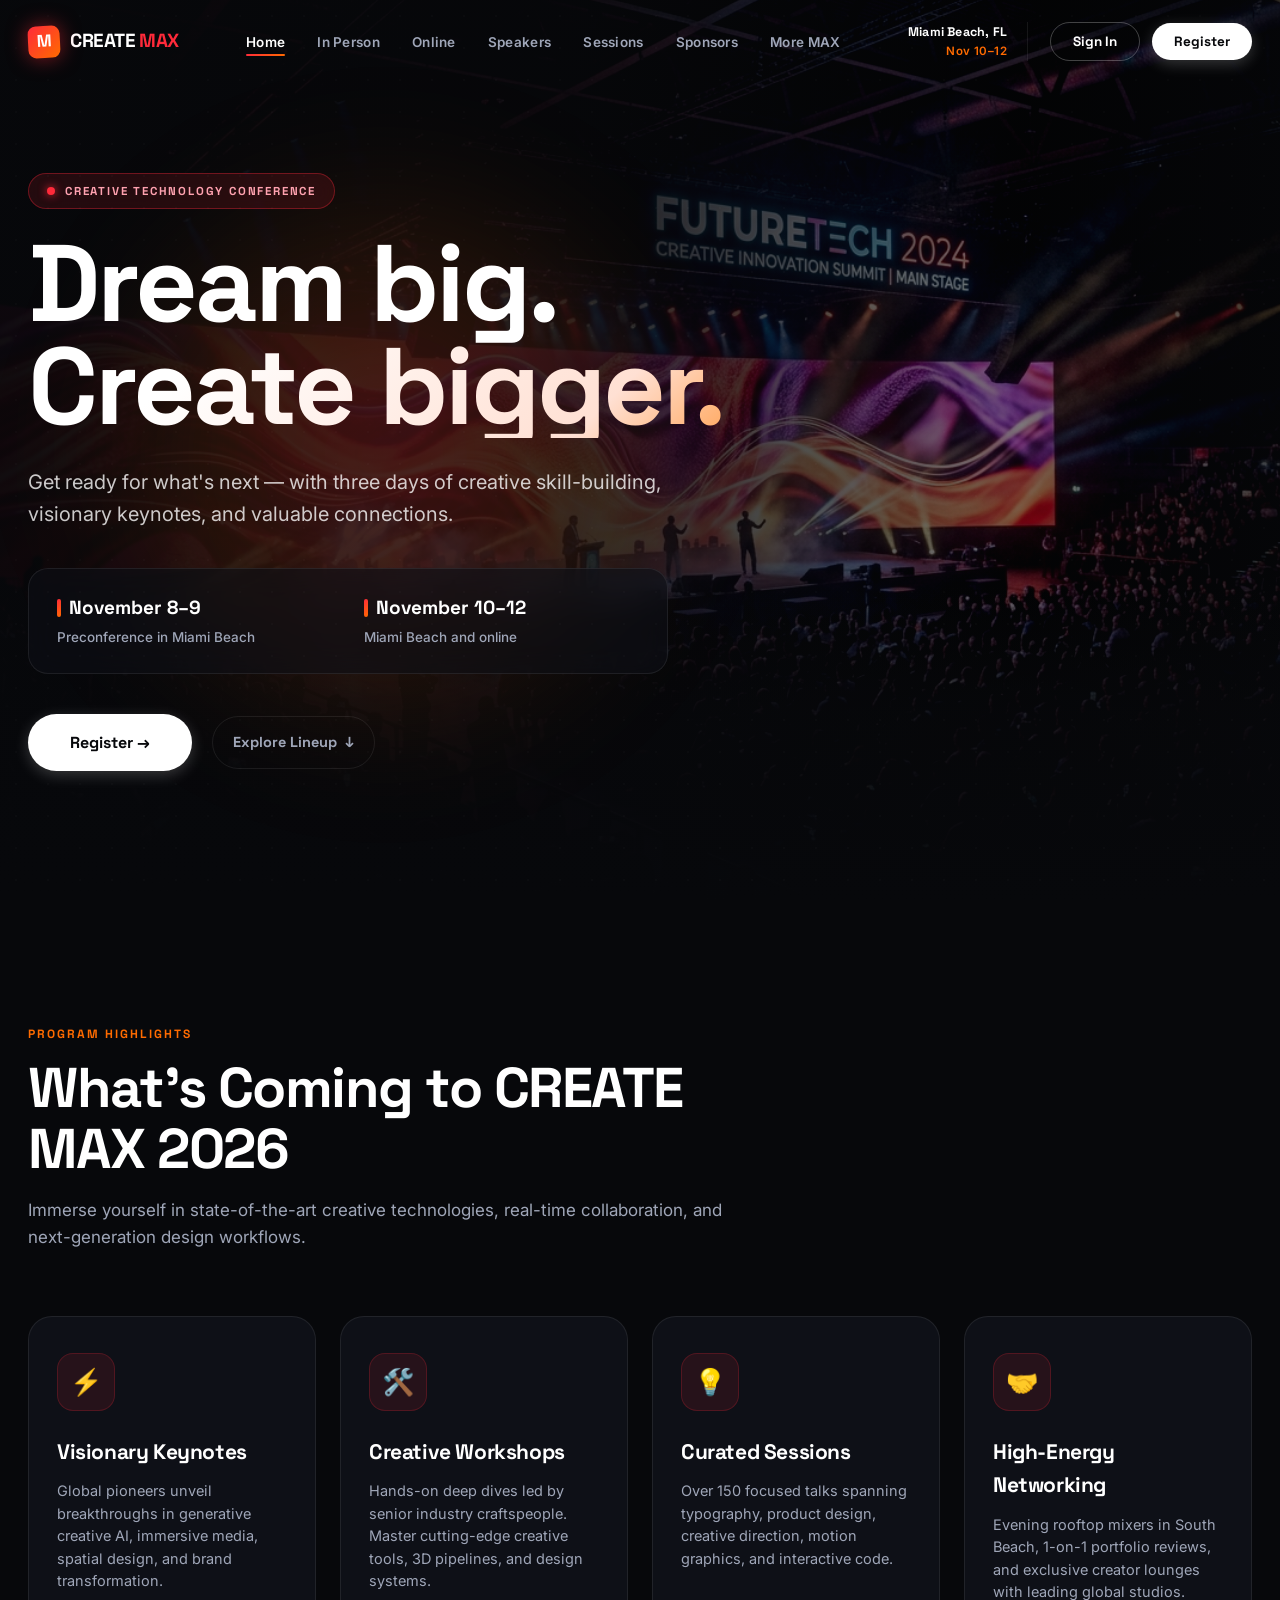
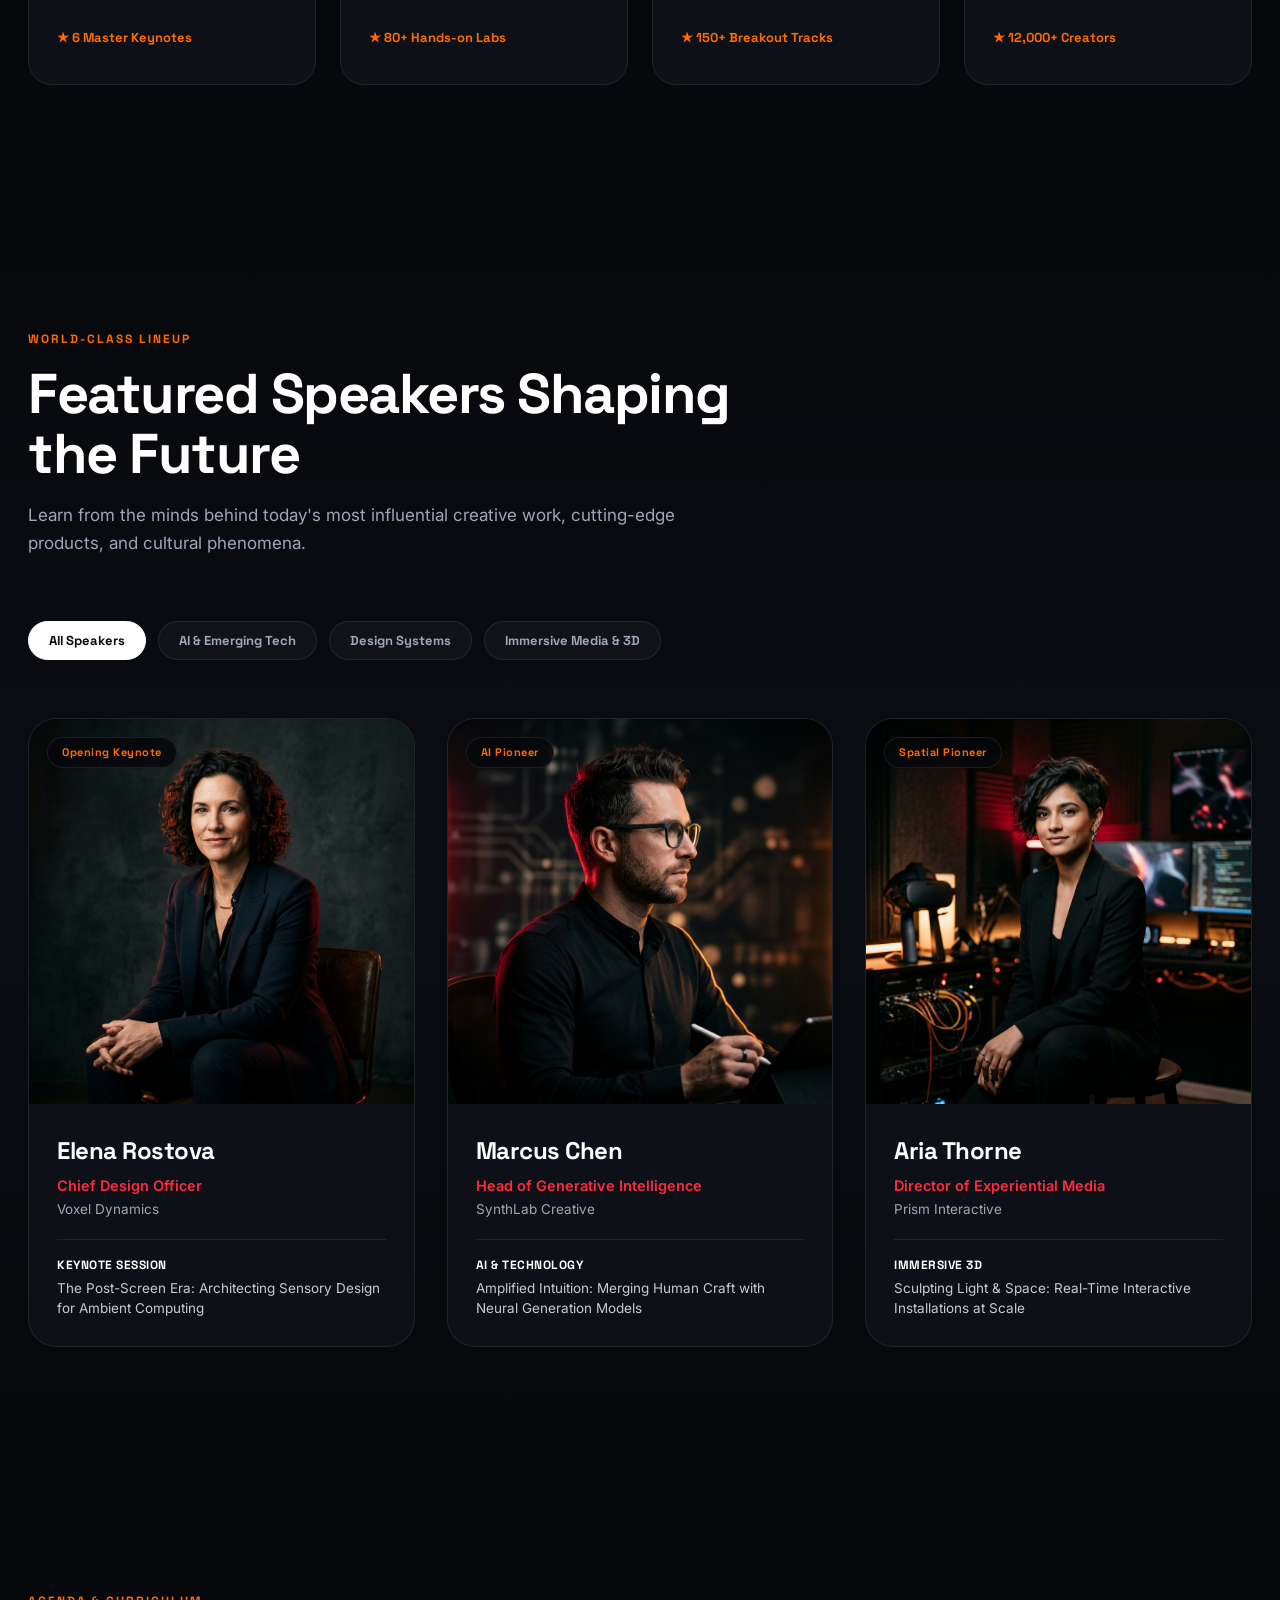
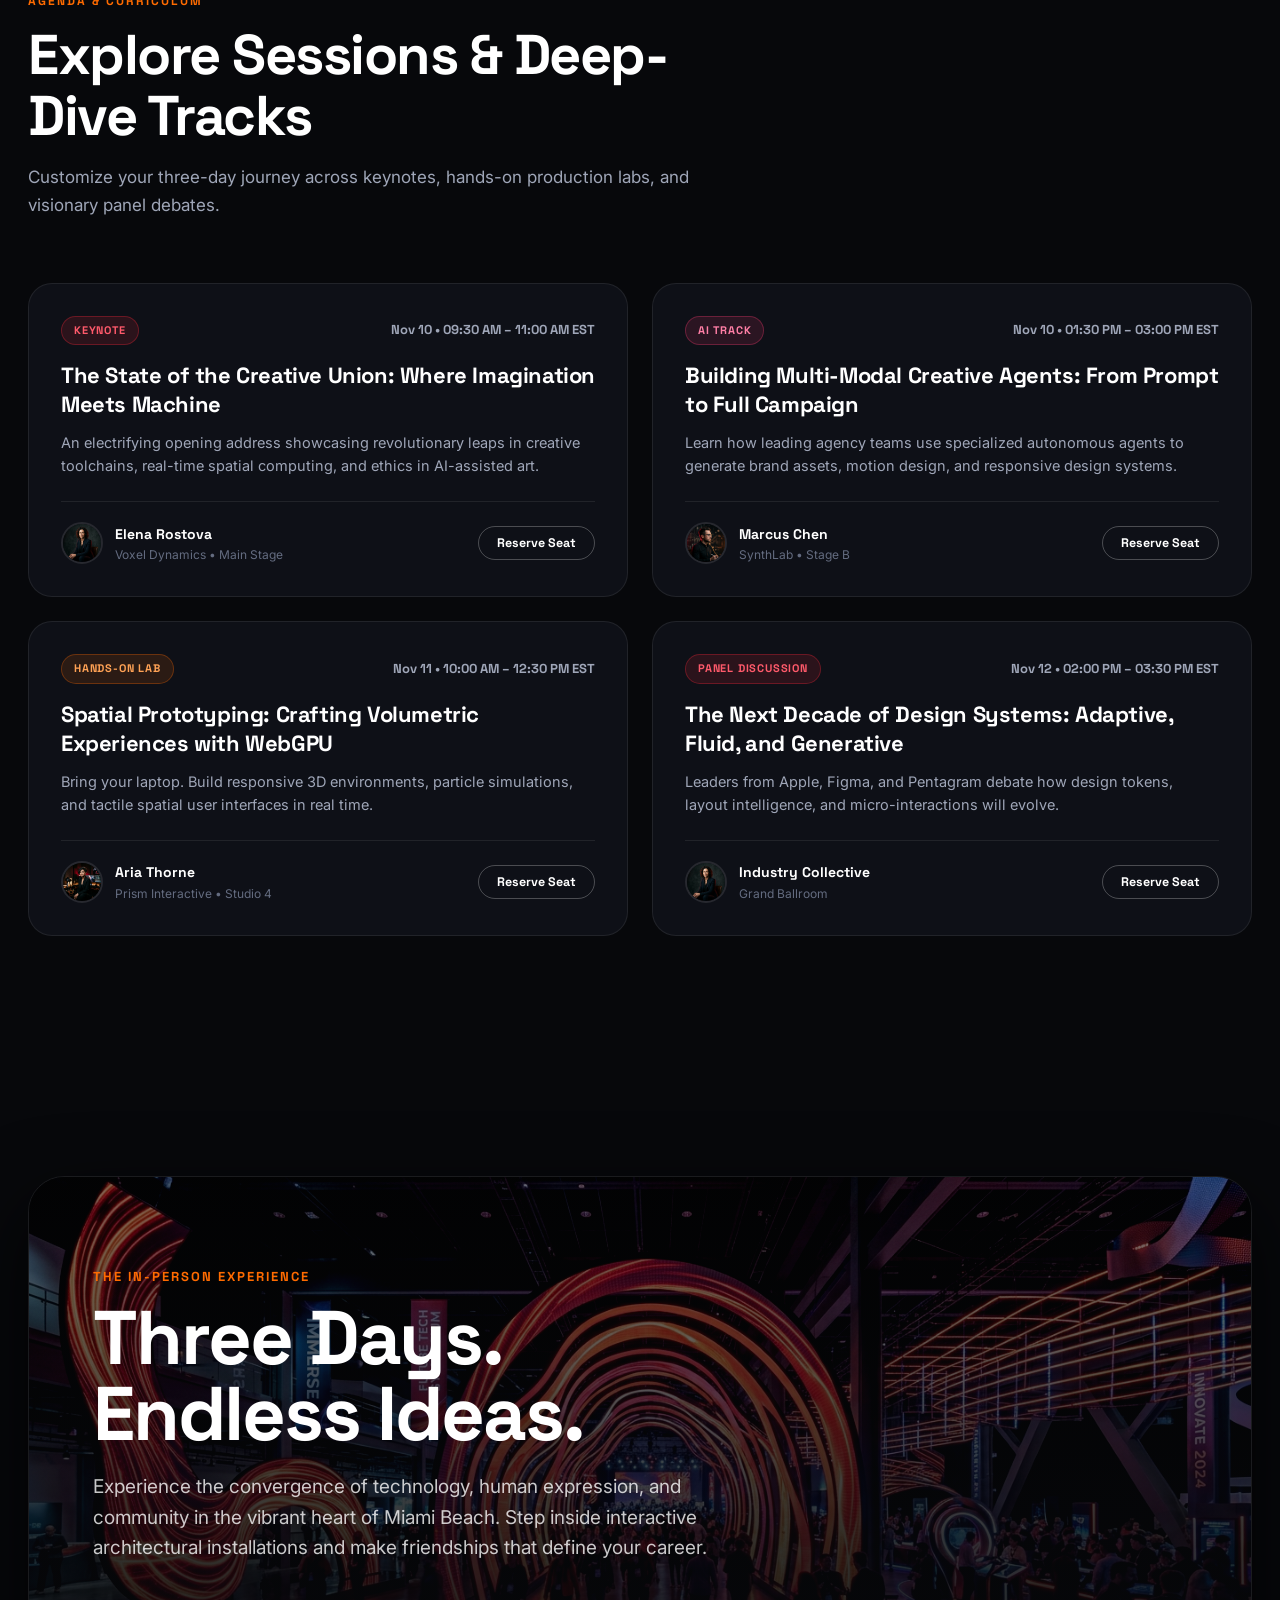
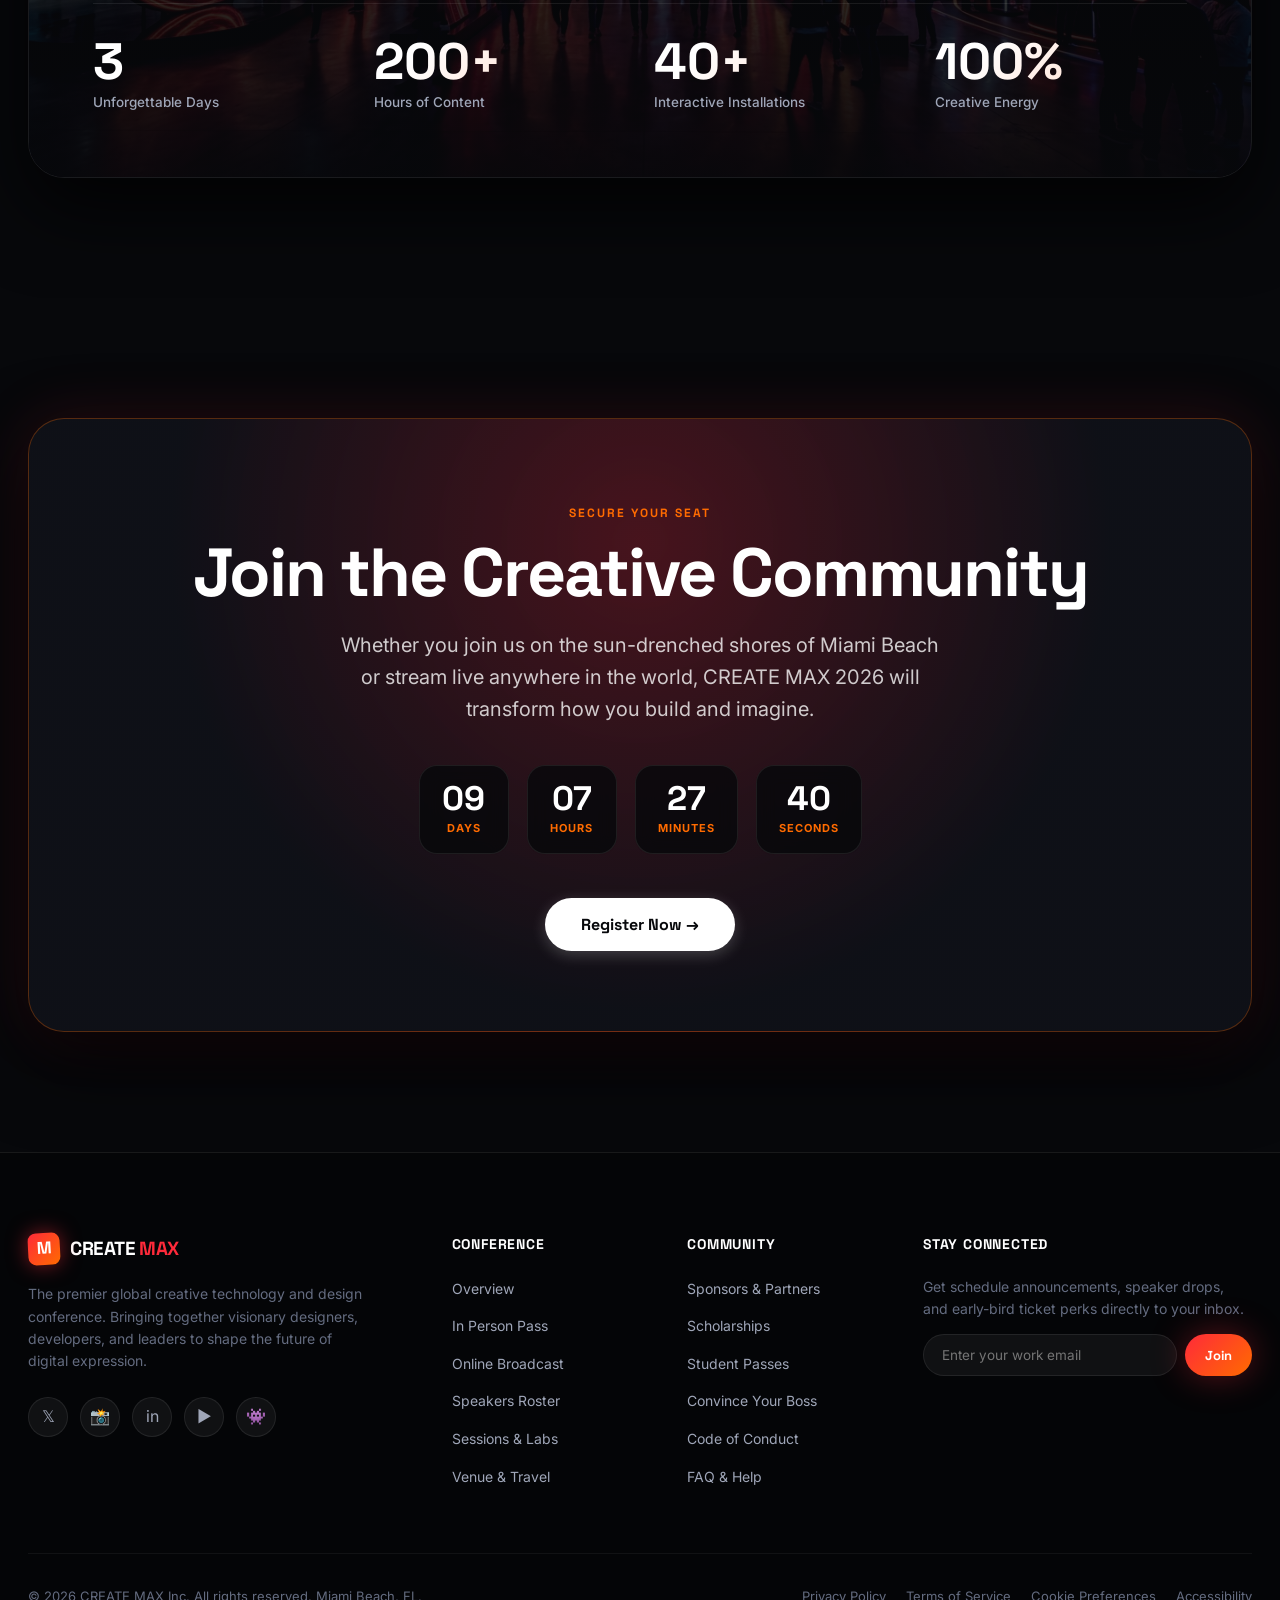
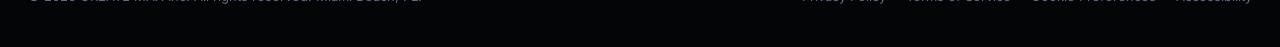
<file: create_max_conference/index.html>
<!DOCTYPE html>
<html lang="en">
<head>
  <meta charset="UTF-8">
  <meta name="viewport" content="width=device-width, initial-scale=1.0">
  <title>CREATE MAX — Creative Technology Conference | Miami Beach, FL</title>
  <meta name="description" content="Dream big. Create bigger. Join thousands of creative leaders, technologists, and designers in Miami Beach and online for three days of visionary keynotes and workshops.">
  
  <!-- Google Fonts: Space Grotesk & Inter -->
  <link rel="preconnect" href="https://fonts.googleapis.com">
  <link rel="preconnect" href="https://fonts.gstatic.com" crossorigin>
  <link href="https://fonts.googleapis.com/css2?family=Inter:wght@300;400;500;600;700&family=Space+Grotesk:wght@500;700;800;900&display=swap" rel="stylesheet">
  
  <!-- Stylesheet -->
  <link rel="stylesheet" href="styles.css">
</head>
<body>

  <!-- =========================================================================
       Header & Navigation
       ========================================================================= -->
  <header class="site-header" id="site-header">
    <div class="container nav-container">
      <!-- Left: Logo -->
      <a href="#hero" class="logo" aria-label="CREATE MAX Home">
        <div class="logo-symbol">M</div>
        <div class="logo-text">CREATE <span>MAX</span></div>
      </a>

      <!-- Center: Navigation Items -->
      <nav class="main-nav" aria-label="Primary Navigation">
        <ul class="nav-menu">
          <li><a href="#hero" class="nav-link active">Home</a></li>
          <li><a href="#whats-coming" class="nav-link">In Person</a></li>
          <li><a href="#whats-coming" class="nav-link">Online</a></li>
          <li><a href="#speakers" class="nav-link">Speakers</a></li>
          <li><a href="#sessions" class="nav-link">Sessions</a></li>
          <li><a href="#experience" class="nav-link">Sponsors</a></li>
          <li><a href="#community" class="nav-link">More MAX</a></li>
        </ul>
      </nav>

      <!-- Right: Event Meta & CTAs -->
      <div class="nav-actions">
        <div class="event-meta">
          <span class="event-location">Miami Beach, FL</span>
          <span class="event-date">Nov 10–12</span>
        </div>
        <div class="btn-group">
          <button class="btn btn-outline" id="sign-in-btn">Sign In</button>
          <button class="btn btn-primary open-reg-modal" id="header-register-btn">Register</button>
        </div>

        <!-- Mobile Menu Toggle -->
        <div class="nav-toggle" id="nav-toggle" aria-label="Toggle Navigation Menu">
          <span></span>
          <span></span>
          <span></span>
        </div>
      </div>
    </div>
  </header>

  <main>
    <!-- =========================================================================
         Hero Section
         ========================================================================= -->
    <section class="hero-section" id="hero">
      <!-- Background Image Container -->
      <div class="hero-bg-container">
        <img src="assets/images/hero-stage.jpg" alt="CREATE MAX Conference stage with massive LED screens and vibrant red lighting" class="hero-bg-img">
        <div class="hero-overlay-dark"></div>
        <div class="hero-overlay-bottom"></div>
        <div class="hero-overlay-glow"></div>
      </div>

      <div class="container">
        <div class="hero-content">
          <!-- Small Heading Badge -->
          <div class="hero-badge">
            <span class="badge-dot"></span>
            <span class="badge-text">Creative Technology Conference</span>
          </div>

          <!-- Main Headline -->
          <h1 class="hero-headline">
            Dream big.<br>
            <span class="text-gradient">Create bigger.</span>
          </h1>

          <!-- Description -->
          <p class="hero-description">
            Get ready for what's next — with three days of creative skill-building, visionary keynotes, and valuable connections.
          </p>

          <!-- Two-Column Event Information Block -->
          <div class="hero-event-grid">
            <div class="event-col">
              <span class="event-col-date">November 8–9</span>
              <span class="event-col-info">Preconference in Miami Beach</span>
            </div>
            <div class="event-col">
              <span class="event-col-date">November 10–12</span>
              <span class="event-col-info">Miami Beach and online</span>
            </div>
          </div>

          <!-- CTA Row -->
          <div class="hero-cta-row">
            <button class="btn btn-primary btn-lg hero-cta-btn open-reg-modal" id="hero-register-btn">
              Register →
            </button>
            <a href="#speakers" class="hero-secondary-link">
              Explore Lineup <span>↓</span>
            </a>
          </div>
        </div>
      </div>
    </section>

    <!-- =========================================================================
         Section 1: What's Coming
         ========================================================================= -->
    <section class="section-padding" id="whats-coming">
      <div class="container">
        <div class="section-header">
          <span class="section-tag">Program Highlights</span>
          <h2 class="section-title">What's Coming to CREATE MAX 2026</h2>
          <p class="section-desc">
            Immerse yourself in state-of-the-art creative technologies, real-time collaboration, and next-generation design workflows.
          </p>
        </div>

        <div class="whats-coming-grid">
          <!-- Card 1: Keynotes -->
          <div class="highlight-card">
            <div class="card-icon-wrap">⚡</div>
            <h3 class="card-title">Visionary Keynotes</h3>
            <p class="card-desc">
              Global pioneers unveil breakthroughs in generative creative AI, immersive media, spatial design, and brand transformation.
            </p>
            <div class="card-stat">
              <span>★ 6 Master Keynotes</span>
            </div>
          </div>

          <!-- Card 2: Creative Workshops -->
          <div class="highlight-card">
            <div class="card-icon-wrap">🛠️</div>
            <h3 class="card-title">Creative Workshops</h3>
            <p class="card-desc">
              Hands-on deep dives led by senior industry craftspeople. Master cutting-edge creative tools, 3D pipelines, and design systems.
            </p>
            <div class="card-stat">
              <span>★ 80+ Hands-on Labs</span>
            </div>
          </div>

          <!-- Card 3: Sessions -->
          <div class="highlight-card">
            <div class="card-icon-wrap">💡</div>
            <h3 class="card-title">Curated Sessions</h3>
            <p class="card-desc">
              Over 150 focused talks spanning typography, product design, creative direction, motion graphics, and interactive code.
            </p>
            <div class="card-stat">
              <span>★ 150+ Breakout Tracks</span>
            </div>
          </div>

          <!-- Card 4: Networking -->
          <div class="highlight-card">
            <div class="card-icon-wrap">🤝</div>
            <h3 class="card-title">High-Energy Networking</h3>
            <p class="card-desc">
              Evening rooftop mixers in South Beach, 1-on-1 portfolio reviews, and exclusive creator lounges with leading global studios.
            </p>
            <div class="card-stat">
              <span>★ 12,000+ Creators</span>
            </div>
          </div>
        </div>
      </div>
    </section>

    <!-- =========================================================================
         Section 2: Featured Speakers
         ========================================================================= -->
    <section class="section-padding speakers-section" id="speakers">
      <div class="container">
        <div class="section-header">
          <span class="section-tag">World-Class Lineup</span>
          <h2 class="section-title">Featured Speakers Shaping the Future</h2>
          <p class="section-desc">
            Learn from the minds behind today's most influential creative work, cutting-edge products, and cultural phenomena.
          </p>
        </div>

        <!-- Filter Bar -->
        <div class="speakers-filter-bar">
          <button class="filter-btn active" data-filter="all">All Speakers</button>
          <button class="filter-btn" data-filter="ai">AI & Emerging Tech</button>
          <button class="filter-btn" data-filter="design">Design Systems</button>
          <button class="filter-btn" data-filter="immersive">Immersive Media & 3D</button>
        </div>

        <div class="speakers-grid">
          <!-- Speaker 1 -->
          <div class="speaker-card" data-category="design">
            <div class="speaker-img-wrap">
              <img src="assets/images/speaker-1.jpg" alt="Elena Rostova" class="speaker-img">
              <span class="speaker-tag">Opening Keynote</span>
            </div>
            <div class="speaker-info">
              <h3 class="speaker-name">Elena Rostova</h3>
              <p class="speaker-role">Chief Design Officer</p>
              <p class="speaker-company">Voxel Dynamics</p>
              <div class="speaker-topic">
                <strong>Keynote Session</strong>
                The Post-Screen Era: Architecting Sensory Design for Ambient Computing
              </div>
            </div>
          </div>

          <!-- Speaker 2 -->
          <div class="speaker-card" data-category="ai">
            <div class="speaker-img-wrap">
              <img src="assets/images/speaker-2.jpg" alt="Marcus Chen" class="speaker-img">
              <span class="speaker-tag">AI Pioneer</span>
            </div>
            <div class="speaker-info">
              <h3 class="speaker-name">Marcus Chen</h3>
              <p class="speaker-role">Head of Generative Intelligence</p>
              <p class="speaker-company">SynthLab Creative</p>
              <div class="speaker-topic">
                <strong>AI & Technology</strong>
                Amplified Intuition: Merging Human Craft with Neural Generation Models
              </div>
            </div>
          </div>

          <!-- Speaker 3 -->
          <div class="speaker-card" data-category="immersive">
            <div class="speaker-img-wrap">
              <img src="assets/images/speaker-3.jpg" alt="Aria Thorne" class="speaker-img">
              <span class="speaker-tag">Spatial Pioneer</span>
            </div>
            <div class="speaker-info">
              <h3 class="speaker-name">Aria Thorne</h3>
              <p class="speaker-role">Director of Experiential Media</p>
              <p class="speaker-company">Prism Interactive</p>
              <div class="speaker-topic">
                <strong>Immersive 3D</strong>
                Sculpting Light & Space: Real-Time Interactive Installations at Scale
              </div>
            </div>
          </div>
        </div>
      </div>
    </section>

    <!-- =========================================================================
         Section 3: Explore Sessions
         ========================================================================= -->
    <section class="section-padding" id="sessions">
      <div class="container">
        <div class="section-header">
          <span class="section-tag">Agenda & Curriculum</span>
          <h2 class="section-title">Explore Sessions & Deep-Dive Tracks</h2>
          <p class="section-desc">
            Customize your three-day journey across keynotes, hands-on production labs, and visionary panel debates.
          </p>
        </div>

        <div class="sessions-grid">
          <!-- Session 1 -->
          <div class="session-card">
            <div>
              <div class="session-header-row">
                <span class="session-badge">Keynote</span>
                <span class="session-time">Nov 10 • 09:30 AM – 11:00 AM EST</span>
              </div>
              <h3 class="session-title">The State of the Creative Union: Where Imagination Meets Machine</h3>
              <p class="session-desc">
                An electrifying opening address showcasing revolutionary leaps in creative toolchains, real-time spatial computing, and ethics in AI-assisted art.
              </p>
            </div>
            <div class="session-footer">
              <div class="session-speaker-mini">
                <img src="assets/images/speaker-1.jpg" alt="Elena Rostova" class="session-avatar">
                <div>
                  <div class="session-speaker-name">Elena Rostova</div>
                  <div class="session-speaker-role">Voxel Dynamics • Main Stage</div>
                </div>
              </div>
              <button class="btn btn-outline session-action-btn">Reserve Seat</button>
            </div>
          </div>

          <!-- Session 2 -->
          <div class="session-card">
            <div>
              <div class="session-header-row">
                <span class="session-badge ai">AI Track</span>
                <span class="session-time">Nov 10 • 01:30 PM – 03:00 PM EST</span>
              </div>
              <h3 class="session-title">Building Multi-Modal Creative Agents: From Prompt to Full Campaign</h3>
              <p class="session-desc">
                Learn how leading agency teams use specialized autonomous agents to generate brand assets, motion design, and responsive design systems.
              </p>
            </div>
            <div class="session-footer">
              <div class="session-speaker-mini">
                <img src="assets/images/speaker-2.jpg" alt="Marcus Chen" class="session-avatar">
                <div>
                  <div class="session-speaker-name">Marcus Chen</div>
                  <div class="session-speaker-role">SynthLab • Stage B</div>
                </div>
              </div>
              <button class="btn btn-outline session-action-btn">Reserve Seat</button>
            </div>
          </div>

          <!-- Session 3 -->
          <div class="session-card">
            <div>
              <div class="session-header-row">
                <span class="session-badge lab">Hands-On Lab</span>
                <span class="session-time">Nov 11 • 10:00 AM – 12:30 PM EST</span>
              </div>
              <h3 class="session-title">Spatial Prototyping: Crafting Volumetric Experiences with WebGPU</h3>
              <p class="session-desc">
                Bring your laptop. Build responsive 3D environments, particle simulations, and tactile spatial user interfaces in real time.
              </p>
            </div>
            <div class="session-footer">
              <div class="session-speaker-mini">
                <img src="assets/images/speaker-3.jpg" alt="Aria Thorne" class="session-avatar">
                <div>
                  <div class="session-speaker-name">Aria Thorne</div>
                  <div class="session-speaker-role">Prism Interactive • Studio 4</div>
                </div>
              </div>
              <button class="btn btn-outline session-action-btn">Reserve Seat</button>
            </div>
          </div>

          <!-- Session 4 -->
          <div class="session-card">
            <div>
              <div class="session-header-row">
                <span class="session-badge">Panel Discussion</span>
                <span class="session-time">Nov 12 • 02:00 PM – 03:30 PM EST</span>
              </div>
              <h3 class="session-title">The Next Decade of Design Systems: Adaptive, Fluid, and Generative</h3>
              <p class="session-desc">
                Leaders from Apple, Figma, and Pentagram debate how design tokens, layout intelligence, and micro-interactions will evolve.
              </p>
            </div>
            <div class="session-footer">
              <div class="session-speaker-mini">
                <img src="assets/images/speaker-1.jpg" alt="Panel Lead" class="session-avatar">
                <div>
                  <div class="session-speaker-name">Industry Collective</div>
                  <div class="session-speaker-role">Grand Ballroom</div>
                </div>
              </div>
              <button class="btn btn-outline session-action-btn">Reserve Seat</button>
            </div>
          </div>
        </div>
      </div>
    </section>

    <!-- =========================================================================
         Section 4: Three Days. Endless Ideas.
         ========================================================================= -->
    <section class="section-padding endless-ideas-section" id="experience">
      <div class="container">
        <div class="endless-banner-container">
          <img src="assets/images/conference-experience.jpg" alt="Immersive creative light tunnel at CREATE MAX" class="endless-img">
          <div class="endless-overlay">
            <span class="endless-tag">The In-Person Experience</span>
            <h2 class="endless-headline">Three Days.<br>Endless Ideas.</h2>
            <p class="endless-desc">
              Experience the convergence of technology, human expression, and community in the vibrant heart of Miami Beach. Step inside interactive architectural installations and make friendships that define your career.
            </p>

            <div class="endless-metrics">
              <div class="metric-item">
                <span class="metric-number">3</span>
                <span class="metric-label">Unforgettable Days</span>
              </div>
              <div class="metric-item">
                <span class="metric-number">200+</span>
                <span class="metric-label">Hours of Content</span>
              </div>
              <div class="metric-item">
                <span class="metric-number">40+</span>
                <span class="metric-label">Interactive Installations</span>
              </div>
              <div class="metric-item">
                <span class="metric-number">100%</span>
                <span class="metric-label">Creative Energy</span>
              </div>
            </div>
          </div>
        </div>
      </div>
    </section>

    <!-- =========================================================================
         Section 5: Join the Creative Community (CTA)
         ========================================================================= -->
    <section class="section-padding cta-section" id="community">
      <div class="container">
        <div class="cta-box">
          <span class="section-tag">Secure Your Seat</span>
          <h2 class="cta-title">Join the Creative Community</h2>
          <p class="cta-subtitle">
            Whether you join us on the sun-drenched shores of Miami Beach or stream live anywhere in the world, CREATE MAX 2026 will transform how you build and imagine.
          </p>

          <!-- Live Countdown Timer -->
          <div class="countdown-grid">
            <div class="countdown-card">
              <div class="countdown-num" id="cd-days">09</div>
              <div class="countdown-label">Days</div>
            </div>
            <div class="countdown-card">
              <div class="countdown-num" id="cd-hours">14</div>
              <div class="countdown-label">Hours</div>
            </div>
            <div class="countdown-card">
              <div class="countdown-num" id="cd-mins">32</div>
              <div class="countdown-label">Minutes</div>
            </div>
            <div class="countdown-card">
              <div class="countdown-num" id="cd-secs">50</div>
              <div class="countdown-label">Seconds</div>
            </div>
          </div>

          <!-- CTA Buttons -->
          <div>
            <button class="btn btn-primary btn-lg open-reg-modal" id="cta-register-btn">
              Register Now →
            </button>
          </div>
        </div>
      </div>
    </section>
  </main>

  <!-- =========================================================================
       Section 6: Footer
       ========================================================================= -->
  <footer class="site-footer">
    <div class="container">
      <div class="footer-top">
        <!-- Col 1: Brand Info -->
        <div class="footer-brand">
          <a href="#hero" class="logo">
            <div class="logo-symbol">M</div>
            <div class="logo-text">CREATE <span>MAX</span></div>
          </a>
          <p class="footer-desc">
            The premier global creative technology and design conference. Bringing together visionary designers, developers, and leaders to shape the future of digital expression.
          </p>
          <div class="footer-socials">
            <a href="#hero" class="social-icon" aria-label="X (Twitter)">𝕏</a>
            <a href="#hero" class="social-icon" aria-label="Instagram">📸</a>
            <a href="#hero" class="social-icon" aria-label="LinkedIn">in</a>
            <a href="#hero" class="social-icon" aria-label="YouTube">▶</a>
            <a href="#hero" class="social-icon" aria-label="Discord">👾</a>
          </div>
        </div>

        <!-- Col 2: Navigation Links -->
        <div>
          <h4 class="footer-heading">Conference</h4>
          <ul class="footer-links">
            <li><a href="#hero">Overview</a></li>
            <li><a href="#whats-coming">In Person Pass</a></li>
            <li><a href="#whats-coming">Online Broadcast</a></li>
            <li><a href="#speakers">Speakers Roster</a></li>
            <li><a href="#sessions">Sessions & Labs</a></li>
            <li><a href="#experience">Venue & Travel</a></li>
          </ul>
        </div>

        <!-- Col 3: Community & Support -->
        <div>
          <h4 class="footer-heading">Community</h4>
          <ul class="footer-links">
            <li><a href="#experience">Sponsors & Partners</a></li>
            <li><a href="#community">Scholarships</a></li>
            <li><a href="#community">Student Passes</a></li>
            <li><a href="#community">Convince Your Boss</a></li>
            <li><a href="#community">Code of Conduct</a></li>
            <li><a href="#community">FAQ & Help</a></li>
          </ul>
        </div>

        <!-- Col 4: Newsletter -->
        <div>
          <h4 class="footer-heading">Stay Connected</h4>
          <p class="footer-desc" style="margin: 0 0 14px;">
            Get schedule announcements, speaker drops, and early-bird ticket perks directly to your inbox.
          </p>
          <form class="newsletter-form">
            <input type="email" class="newsletter-input" placeholder="Enter your work email" required aria-label="Work Email Address">
            <button type="submit" class="btn btn-fire newsletter-btn">Join</button>
          </form>
        </div>
      </div>

      <!-- Footer Bottom -->
      <div class="footer-bottom">
        <div>
          © 2026 CREATE MAX Inc. All rights reserved. Miami Beach, FL.
        </div>
        <div class="footer-legal-links">
          <a href="#hero">Privacy Policy</a>
          <a href="#hero">Terms of Service</a>
          <a href="#hero">Cookie Preferences</a>
          <a href="#hero">Accessibility</a>
        </div>
      </div>
    </div>
  </footer>

  <!-- =========================================================================
       Registration Modal
       ========================================================================= -->
  <div class="modal-overlay" id="reg-modal" aria-hidden="true">
    <div class="modal-content" role="dialog" aria-modal="true" aria-labelledby="modal-heading">
      <button class="modal-close" aria-label="Close Registration Dialog">✕</button>
      <h3 class="modal-title" id="modal-heading">Select Your CREATE MAX Pass</h3>
      <p class="modal-desc">
        Experience Miami Beach in person or join the global livestream. Early-bird tier closes in 9 days.
      </p>

      <div class="ticket-tiers">
        <!-- Tier 1: In-Person Full Pass -->
        <div class="ticket-tier selected">
          <div>
            <div class="ticket-name">Full Conference Pass (In Person)</div>
            <div class="ticket-sub">All keynotes, 80+ labs, rooftop mixers, expo hall & recordings</div>
          </div>
          <div class="ticket-price">$1,495</div>
        </div>

        <!-- Tier 2: Online All-Access -->
        <div class="ticket-tier">
          <div>
            <div class="ticket-name">Online Broadcast Pass (Virtual)</div>
            <div class="ticket-sub">Live 4K stream of all main stages, interactive chat & on-demand replays</div>
          </div>
          <div class="ticket-price">Free</div>
        </div>

        <!-- Tier 3: Preconference Masterclass Add-on -->
        <div class="ticket-tier">
          <div>
            <div class="ticket-name">Preconference Masterclass Add-On</div>
            <div class="ticket-sub">Nov 8–9 intensive full-day masterclasses with lead instructors</div>
          </div>
          <div class="ticket-price">+$495</div>
        </div>
      </div>

      <div style="display: flex; gap: 14px; justify-content: flex-end; align-items: center;">
        <button class="btn btn-outline modal-close">Cancel</button>
        <button class="btn btn-primary" onclick="alert('Registration flow confirmed! Welcome to CREATE MAX 2026.'); document.getElementById('reg-modal').classList.remove('active');">
          Complete Registration →
        </button>
      </div>
    </div>
  </div>

  <!-- Scripts -->
  <script src="script.js"></script>
</body>
</html>
</file>
<file: create_max_conference/styles.css>
/* ==========================================================================
   CREATE MAX — Creative Technology Conference Design System
   Cinematic Dark Theme with Red & Warm Orange Accents
   ========================================================================== */

:root {
  /* Color Palette */
  --bg-dark: #07080B;
  --bg-card: #0E1017;
  --bg-card-hover: #141722;
  --bg-surface: rgba(18, 21, 30, 0.7);
  --bg-glass: rgba(14, 16, 23, 0.75);
  
  --accent-red: #FF2A3A;
  --accent-orange: #FF6B00;
  --accent-coral: #FF3D71;
  --accent-amber: #FFA200;
  
  --gradient-primary: linear-gradient(135deg, #FF2A3A 0%, #FF6B00 100%);
  --gradient-fire: linear-gradient(135deg, #FF1744 0%, #FF5252 40%, #FF7A00 100%);
  --gradient-glow: radial-gradient(circle, rgba(255, 42, 58, 0.25) 0%, rgba(255, 107, 0, 0.08) 50%, transparent 70%);
  --gradient-text: linear-gradient(135deg, #FFFFFF 20%, #FFE0D3 70%, #FF7A00 100%);
  
  --text-primary: #FFFFFF;
  --text-secondary: #9FA6B8;
  --text-muted: #646C80;
  --text-light-trans: rgba(255, 255, 255, 0.78);
  
  --border-light: rgba(255, 255, 255, 0.08);
  --border-hover: rgba(255, 42, 58, 0.4);
  --border-active: rgba(255, 107, 0, 0.6);
  
  /* Typography */
  --font-display: 'Space Grotesk', -apple-system, BlinkMacSystemFont, sans-serif;
  --font-body: 'Inter', -apple-system, BlinkMacSystemFont, sans-serif;
  
  /* Shadows & Glows */
  --shadow-sm: 0 4px 12px rgba(0, 0, 0, 0.4);
  --shadow-md: 0 10px 30px rgba(0, 0, 0, 0.6);
  --shadow-lg: 0 20px 50px rgba(0, 0, 0, 0.8);
  --glow-red: 0 0 35px rgba(255, 42, 58, 0.35);
  --glow-orange: 0 0 40px rgba(255, 107, 0, 0.3);
  
  /* Transitions */
  --transition-fast: 0.2s cubic-bezier(0.16, 1, 0.3, 1);
  --transition-normal: 0.3s cubic-bezier(0.16, 1, 0.3, 1);
  --transition-slow: 0.6s cubic-bezier(0.16, 1, 0.3, 1);
  
  /* Layout */
  --container-max: 1320px;
  --header-height: 84px;
}

/* --------------------------------------------------------------------------
   Reset & Base Styles
   -------------------------------------------------------------------------- */
*, *::before, *::after {
  box-sizing: border-box;
  margin: 0;
  padding: 0;
}

html {
  font-size: 16px;
  scroll-behavior: smooth;
  background-color: var(--bg-dark);
  color: var(--text-primary);
  font-family: var(--font-body);
  -webkit-font-smoothing: antialiased;
  -moz-osx-font-smoothing: grayscale;
}

body {
  overflow-x: hidden;
  line-height: 1.6;
  background-color: var(--bg-dark);
  position: relative;
}

/* Subtle background noise texture simulation */
body::before {
  content: '';
  position: fixed;
  top: 0;
  left: 0;
  width: 100%;
  height: 100%;
  pointer-events: none;
  background-image: radial-gradient(rgba(255, 255, 255, 0.03) 1px, transparent 1px);
  background-size: 32px 32px;
  z-index: 999;
  opacity: 0.6;
}

img {
  max-width: 100%;
  height: auto;
  display: block;
}

a {
  color: inherit;
  text-decoration: none;
  transition: color var(--transition-fast);
}

button {
  font-family: inherit;
  cursor: pointer;
  border: none;
  outline: none;
  background: none;
}

.container {
  width: 100%;
  max-width: var(--container-max);
  margin: 0 auto;
  padding: 0 28px;
}

/* --------------------------------------------------------------------------
   Header & Navigation
   -------------------------------------------------------------------------- */
.site-header {
  position: fixed;
  top: 0;
  left: 0;
  width: 100%;
  height: var(--header-height);
  z-index: 1000;
  transition: background-color var(--transition-normal), backdrop-filter var(--transition-normal), border-color var(--transition-normal);
  border-bottom: 1px solid transparent;
}

.site-header.scrolled {
  background-color: rgba(7, 8, 11, 0.85);
  backdrop-filter: blur(18px);
  -webkit-backdrop-filter: blur(18px);
  border-bottom: 1px solid var(--border-light);
  box-shadow: var(--shadow-sm);
}

.nav-container {
  display: flex;
  align-items: center;
  justify-content: space-between;
  height: 100%;
}

/* Logo */
.logo {
  display: flex;
  align-items: center;
  gap: 10px;
  text-decoration: none;
  z-index: 1001;
}

.logo-symbol {
  width: 32px;
  height: 32px;
  border-radius: 8px;
  background: var(--gradient-primary);
  display: flex;
  align-items: center;
  justify-content: center;
  font-family: var(--font-display);
  font-weight: 900;
  font-size: 17px;
  color: #fff;
  box-shadow: 0 0 20px rgba(255, 42, 58, 0.5);
  transform: rotate(-3deg);
  transition: transform var(--transition-fast);
}

.logo:hover .logo-symbol {
  transform: rotate(0deg) scale(1.05);
}

.logo-text {
  font-family: var(--font-display);
  font-weight: 800;
  font-size: 19px;
  letter-spacing: -0.5px;
  color: var(--text-primary);
  display: flex;
  align-items: center;
  gap: 4px;
}

.logo-text span {
  color: var(--accent-red);
}

/* Nav Menu */
.nav-menu {
  display: flex;
  align-items: center;
  gap: 32px;
  list-style: none;
}

.nav-link {
  font-size: 13.5px;
  font-weight: 600;
  letter-spacing: 0.3px;
  color: var(--text-secondary);
  transition: color var(--transition-fast);
  position: relative;
  padding: 6px 0;
}

.nav-link:hover,
.nav-link.active {
  color: var(--text-primary);
}

.nav-link::after {
  content: '';
  position: absolute;
  bottom: 0;
  left: 0;
  width: 0;
  height: 2px;
  background: var(--gradient-primary);
  transition: width var(--transition-fast);
  border-radius: 2px;
}

.nav-link:hover::after,
.nav-link.active::after {
  width: 100%;
}

/* Nav Right Metadata & Actions */
.nav-actions {
  display: flex;
  align-items: center;
  gap: 22px;
}

.event-meta {
  display: flex;
  flex-direction: column;
  text-align: right;
  border-right: 1px solid var(--border-light);
  padding-right: 20px;
}

.event-location {
  font-family: var(--font-display);
  font-size: 12.5px;
  font-weight: 700;
  color: var(--text-primary);
  letter-spacing: 0.2px;
}

.event-date {
  font-size: 11.5px;
  color: var(--accent-orange);
  font-weight: 600;
  letter-spacing: 0.4px;
}

.btn-group {
  display: flex;
  align-items: center;
  gap: 12px;
}

/* Buttons */
.btn {
  display: inline-flex;
  align-items: center;
  justify-content: center;
  gap: 8px;
  font-family: var(--font-display);
  font-size: 13.5px;
  font-weight: 700;
  border-radius: 9999px;
  padding: 10px 22px;
  transition: transform var(--transition-fast), box-shadow var(--transition-fast), background-color var(--transition-fast), border-color var(--transition-fast);
  white-space: nowrap;
}

.btn-primary {
  background-color: #FFFFFF;
  color: #07080B;
  box-shadow: 0 4px 15px rgba(255, 255, 255, 0.2);
}

.btn-primary:hover {
  transform: translateY(-2px) scale(1.02);
  box-shadow: 0 8px 25px rgba(255, 255, 255, 0.35);
  background-color: #F8FAFC;
}

.btn-outline {
  background: transparent;
  color: #FFFFFF;
  border: 1px solid rgba(255, 255, 255, 0.25);
}

.btn-outline:hover {
  border-color: #FFFFFF;
  background-color: rgba(255, 255, 255, 0.08);
  transform: translateY(-1px);
}

.btn-fire {
  background: var(--gradient-primary);
  color: #FFFFFF;
  box-shadow: var(--glow-red);
}

.btn-fire:hover {
  transform: translateY(-2px) scale(1.02);
  box-shadow: 0 10px 30px rgba(255, 42, 58, 0.5);
}

.btn-lg {
  padding: 16px 36px;
  font-size: 16px;
  border-radius: 9999px;
}

/* Hamburger toggle for mobile */
.nav-toggle {
  display: none;
  flex-direction: column;
  justify-content: space-between;
  width: 26px;
  height: 18px;
  cursor: pointer;
  z-index: 1001;
}

.nav-toggle span {
  display: block;
  height: 2px;
  width: 100%;
  background-color: #FFFFFF;
  border-radius: 2px;
  transition: transform var(--transition-fast), opacity var(--transition-fast);
}

.nav-toggle.open span:nth-child(1) {
  transform: translateY(8px) rotate(45deg);
}

.nav-toggle.open span:nth-child(2) {
  opacity: 0;
}

.nav-toggle.open span:nth-child(3) {
  transform: translateY(-8px) rotate(-45deg);
}

/* --------------------------------------------------------------------------
   Hero Section
   -------------------------------------------------------------------------- */
.hero-section {
  position: relative;
  min-height: 100vh;
  display: flex;
  align-items: center;
  padding-top: calc(var(--header-height) + 20px);
  padding-bottom: 60px;
  overflow: hidden;
  background-color: var(--bg-dark);
}

/* Hero Background Image with Cinematic Lighting */
.hero-bg-container {
  position: absolute;
  top: 0;
  left: 0;
  width: 100%;
  height: 100%;
  z-index: 1;
  overflow: hidden;
}

.hero-bg-img {
  width: 100%;
  height: 100%;
  object-fit: cover;
  object-position: center 30%;
  filter: brightness(0.75) contrast(1.15);
  transform: scale(1.02);
  transition: transform 12s ease-out;
}

.hero-section:hover .hero-bg-img {
  transform: scale(1.06);
}

/* Multi-layer Overlays for Perfect Text Contrast */
.hero-overlay-dark {
  position: absolute;
  top: 0;
  left: 0;
  width: 100%;
  height: 100%;
  background: linear-gradient(
    90deg,
    rgba(7, 8, 11, 0.95) 0%,
    rgba(7, 8, 11, 0.85) 45%,
    rgba(7, 8, 11, 0.4) 80%,
    rgba(7, 8, 11, 0.7) 100%
  );
}

.hero-overlay-bottom {
  position: absolute;
  bottom: 0;
  left: 0;
  width: 100%;
  height: 35%;
  background: linear-gradient(to top, var(--bg-dark) 0%, rgba(7, 8, 11, 0.7) 60%, transparent 100%);
}

.hero-overlay-glow {
  position: absolute;
  top: 15%;
  left: 5%;
  width: 50vw;
  height: 50vw;
  background: radial-gradient(circle, rgba(255, 42, 58, 0.22) 0%, rgba(255, 107, 0, 0.12) 40%, transparent 70%);
  filter: blur(60px);
  pointer-events: none;
}

/* Hero Content (Left-Aligned) */
.hero-content {
  position: relative;
  z-index: 10;
  max-width: 820px;
}

.hero-badge {
  display: inline-flex;
  align-items: center;
  gap: 10px;
  background: rgba(255, 42, 58, 0.12);
  border: 1px solid rgba(255, 42, 58, 0.35);
  padding: 8px 18px;
  border-radius: 9999px;
  margin-bottom: 24px;
  backdrop-filter: blur(12px);
  animation: fadeInDown 0.8s ease-out;
}

.badge-dot {
  width: 8px;
  height: 8px;
  border-radius: 50%;
  background-color: var(--accent-red);
  box-shadow: 0 0 10px var(--accent-red);
  animation: pulseDot 2s infinite;
}

.badge-text {
  font-family: var(--font-display);
  font-size: 11.5px;
  font-weight: 800;
  letter-spacing: 1.8px;
  color: #FFA2B0;
  text-transform: uppercase;
}

.hero-headline {
  font-family: var(--font-display);
  font-size: clamp(52px, 8.5vw, 112px);
  font-weight: 900;
  line-height: 0.94;
  letter-spacing: -3px;
  color: #FFFFFF;
  margin-bottom: 28px;
  text-transform: none;
  animation: fadeInUp 0.9s ease-out;
}

.hero-headline .text-gradient {
  background: var(--gradient-text);
  -webkit-background-clip: text;
  -webkit-text-fill-color: transparent;
  display: block;
}

.hero-description {
  font-size: clamp(17px, 2vw, 20px);
  line-height: 1.6;
  color: var(--text-light-trans);
  max-width: 640px;
  margin-bottom: 38px;
  font-weight: 400;
  animation: fadeInUp 1s ease-out;
}

/* Two-column Event Schedule Block */
.hero-event-grid {
  display: grid;
  grid-template-columns: repeat(2, minmax(200px, 1fr));
  gap: 32px;
  margin-bottom: 40px;
  padding: 24px 28px;
  background: rgba(14, 16, 23, 0.6);
  backdrop-filter: blur(16px);
  border: 1px solid var(--border-light);
  border-radius: 20px;
  max-width: 640px;
  animation: fadeInUp 1.1s ease-out;
}

.event-col {
  display: flex;
  flex-direction: column;
}

.event-col-date {
  font-family: var(--font-display);
  font-size: 19px;
  font-weight: 800;
  color: #FFFFFF;
  margin-bottom: 4px;
  display: flex;
  align-items: center;
  gap: 8px;
}

.event-col-date::before {
  content: '';
  display: inline-block;
  width: 4px;
  height: 18px;
  background: var(--gradient-primary);
  border-radius: 2px;
}

.event-col-info {
  font-size: 13.5px;
  color: var(--text-secondary);
  font-weight: 500;
}

/* Hero CTA Row */
.hero-cta-row {
  display: flex;
  align-items: center;
  gap: 20px;
  flex-wrap: wrap;
  animation: fadeInUp 1.2s ease-out;
}

.hero-cta-btn {
  font-size: 16px;
  padding: 18px 42px;
  font-weight: 800;
}

.hero-secondary-link {
  display: inline-flex;
  align-items: center;
  gap: 8px;
  color: var(--text-secondary);
  font-family: var(--font-display);
  font-size: 14.5px;
  font-weight: 700;
  padding: 14px 20px;
  border-radius: 9999px;
  border: 1px solid var(--border-light);
  transition: all var(--transition-fast);
}

.hero-secondary-link:hover {
  color: #FFFFFF;
  border-color: rgba(255, 255, 255, 0.4);
  background: rgba(255, 255, 255, 0.05);
  transform: translateX(4px);
}

/* --------------------------------------------------------------------------
   Section Common Styles
   -------------------------------------------------------------------------- */
.section-padding {
  padding: 120px 0;
  position: relative;
}

.section-header {
  margin-bottom: 64px;
  max-width: 720px;
}

.section-tag {
  display: inline-block;
  font-family: var(--font-display);
  font-size: 12px;
  font-weight: 800;
  letter-spacing: 2px;
  text-transform: uppercase;
  color: var(--accent-orange);
  margin-bottom: 14px;
}

.section-title {
  font-family: var(--font-display);
  font-size: clamp(34px, 5vw, 56px);
  font-weight: 900;
  line-height: 1.08;
  letter-spacing: -1.5px;
  color: #FFFFFF;
  margin-bottom: 18px;
}

.section-desc {
  font-size: 17px;
  color: var(--text-secondary);
  line-height: 1.6;
}

/* --------------------------------------------------------------------------
   Section 1: "What's Coming"
   -------------------------------------------------------------------------- */
.whats-coming-grid {
  display: grid;
  grid-template-columns: repeat(4, 1fr);
  gap: 24px;
}

.highlight-card {
  background: var(--bg-card);
  border: 1px solid var(--border-light);
  border-radius: 24px;
  padding: 36px 28px;
  position: relative;
  overflow: hidden;
  transition: transform var(--transition-normal), border-color var(--transition-normal), box-shadow var(--transition-normal);
  display: flex;
  flex-direction: column;
}

.highlight-card::before {
  content: '';
  position: absolute;
  top: 0;
  left: 0;
  width: 100%;
  height: 4px;
  background: var(--gradient-primary);
  opacity: 0;
  transition: opacity var(--transition-fast);
}

.highlight-card:hover {
  transform: translateY(-8px);
  border-color: var(--border-hover);
  box-shadow: 0 20px 40px rgba(0, 0, 0, 0.6), var(--glow-red);
}

.highlight-card:hover::before {
  opacity: 1;
}

.card-icon-wrap {
  width: 58px;
  height: 58px;
  border-radius: 16px;
  background: rgba(255, 42, 58, 0.1);
  border: 1px solid rgba(255, 42, 58, 0.2);
  display: flex;
  align-items: center;
  justify-content: center;
  font-size: 26px;
  margin-bottom: 24px;
  transition: transform var(--transition-fast), background-color var(--transition-fast);
}

.highlight-card:hover .card-icon-wrap {
  transform: scale(1.08) rotate(3deg);
  background: rgba(255, 42, 58, 0.2);
}

.card-title {
  font-family: var(--font-display);
  font-size: 21px;
  font-weight: 800;
  color: #FFFFFF;
  margin-bottom: 12px;
  letter-spacing: -0.4px;
}

.card-desc {
  font-size: 14.5px;
  color: var(--text-secondary);
  line-height: 1.55;
  margin-bottom: 24px;
  flex-grow: 1;
}

.card-stat {
  font-family: var(--font-display);
  font-size: 13px;
  font-weight: 700;
  color: var(--accent-orange);
  display: flex;
  align-items: center;
  gap: 6px;
}

/* --------------------------------------------------------------------------
   Section 2: "Featured Speakers"
   -------------------------------------------------------------------------- */
.speakers-section {
  background: linear-gradient(180deg, var(--bg-dark) 0%, #0B0D14 50%, var(--bg-dark) 100%);
}

.speakers-filter-bar {
  display: flex;
  align-items: center;
  gap: 12px;
  margin-bottom: 48px;
  overflow-x: auto;
  padding-bottom: 10px;
}

.filter-btn {
  font-family: var(--font-display);
  font-size: 13px;
  font-weight: 700;
  color: var(--text-secondary);
  padding: 10px 20px;
  border-radius: 9999px;
  border: 1px solid var(--border-light);
  background: rgba(255, 255, 255, 0.03);
  transition: all var(--transition-fast);
  white-space: nowrap;
}

.filter-btn:hover,
.filter-btn.active {
  color: #FFFFFF;
  background: var(--bg-card);
  border-color: rgba(255, 255, 255, 0.4);
}

.filter-btn.active {
  background: #FFFFFF;
  color: #07080B;
  border-color: #FFFFFF;
}

.speakers-grid {
  display: grid;
  grid-template-columns: repeat(3, 1fr);
  gap: 32px;
}

.speaker-card {
  background: var(--bg-card);
  border: 1px solid var(--border-light);
  border-radius: 28px;
  overflow: hidden;
  transition: transform var(--transition-normal), border-color var(--transition-normal), box-shadow var(--transition-normal);
  position: relative;
}

.speaker-card:hover {
  transform: translateY(-8px);
  border-color: rgba(255, 107, 0, 0.4);
  box-shadow: 0 24px 50px rgba(0, 0, 0, 0.7), var(--glow-orange);
}

.speaker-img-wrap {
  width: 100%;
  aspect-ratio: 1 / 1;
  position: relative;
  overflow: hidden;
  background-color: #12151E;
}

.speaker-img {
  width: 100%;
  height: 100%;
  object-fit: cover;
  transition: transform var(--transition-slow);
}

.speaker-card:hover .speaker-img {
  transform: scale(1.05);
}

.speaker-tag {
  position: absolute;
  top: 18px;
  left: 18px;
  background: rgba(7, 8, 11, 0.85);
  backdrop-filter: blur(10px);
  border: 1px solid var(--border-light);
  padding: 6px 14px;
  border-radius: 9999px;
  font-family: var(--font-display);
  font-size: 11px;
  font-weight: 700;
  color: var(--accent-orange);
  letter-spacing: 0.5px;
}

.speaker-info {
  padding: 28px;
}

.speaker-name {
  font-family: var(--font-display);
  font-size: 24px;
  font-weight: 800;
  color: #FFFFFF;
  margin-bottom: 4px;
  letter-spacing: -0.5px;
}

.speaker-role {
  font-size: 14.5px;
  font-weight: 600;
  color: var(--accent-red);
  margin-bottom: 2px;
}

.speaker-company {
  font-size: 13.5px;
  color: var(--text-secondary);
  margin-bottom: 18px;
}

.speaker-topic {
  font-size: 13.5px;
  color: var(--text-light-trans);
  border-top: 1px solid var(--border-light);
  padding-top: 16px;
  line-height: 1.5;
}

.speaker-topic strong {
  color: #FFFFFF;
  display: block;
  font-family: var(--font-display);
  font-size: 12px;
  letter-spacing: 0.5px;
  text-transform: uppercase;
  margin-bottom: 4px;
}

/* --------------------------------------------------------------------------
   Section 3: "Explore Sessions"
   -------------------------------------------------------------------------- */
.sessions-grid {
  display: grid;
  grid-template-columns: repeat(2, 1fr);
  gap: 24px;
}

.session-card {
  background: var(--bg-card);
  border: 1px solid var(--border-light);
  border-radius: 24px;
  padding: 32px;
  display: flex;
  flex-direction: column;
  justify-content: space-between;
  transition: transform var(--transition-normal), border-color var(--transition-normal), box-shadow var(--transition-normal);
}

.session-card:hover {
  transform: translateY(-6px);
  border-color: rgba(255, 42, 58, 0.4);
  box-shadow: var(--shadow-md), 0 0 30px rgba(255, 42, 58, 0.2);
}

.session-header-row {
  display: flex;
  align-items: center;
  justify-content: space-between;
  margin-bottom: 16px;
  flex-wrap: wrap;
  gap: 10px;
}

.session-badge {
  font-family: var(--font-display);
  font-size: 11px;
  font-weight: 800;
  text-transform: uppercase;
  letter-spacing: 0.8px;
  padding: 5px 12px;
  border-radius: 9999px;
  background: rgba(255, 42, 58, 0.12);
  color: #FF5A6B;
  border: 1px solid rgba(255, 42, 58, 0.3);
}

.session-badge.lab {
  background: rgba(255, 107, 0, 0.12);
  color: #FFA255;
  border-color: rgba(255, 107, 0, 0.3);
}

.session-badge.ai {
  background: rgba(255, 61, 113, 0.12);
  color: #FF7FA6;
  border-color: rgba(255, 61, 113, 0.3);
}

.session-time {
  font-family: var(--font-display);
  font-size: 13px;
  font-weight: 700;
  color: var(--text-secondary);
}

.session-title {
  font-family: var(--font-display);
  font-size: 22px;
  font-weight: 800;
  color: #FFFFFF;
  line-height: 1.3;
  margin-bottom: 14px;
  letter-spacing: -0.4px;
}

.session-desc {
  font-size: 14.5px;
  color: var(--text-secondary);
  line-height: 1.55;
  margin-bottom: 24px;
}

.session-footer {
  display: flex;
  align-items: center;
  justify-content: space-between;
  border-top: 1px solid var(--border-light);
  padding-top: 20px;
  margin-top: auto;
}

.session-speaker-mini {
  display: flex;
  align-items: center;
  gap: 12px;
}

.session-avatar {
  width: 42px;
  height: 42px;
  border-radius: 50%;
  object-fit: cover;
  border: 2px solid rgba(255, 255, 255, 0.1);
}

.session-speaker-name {
  font-family: var(--font-display);
  font-size: 14px;
  font-weight: 700;
  color: #FFFFFF;
}

.session-speaker-role {
  font-size: 12px;
  color: var(--text-muted);
}

.session-action-btn {
  font-size: 12.5px;
  padding: 8px 18px;
  font-weight: 700;
}

/* --------------------------------------------------------------------------
   Section 4: "Three Days. Endless Ideas."
   -------------------------------------------------------------------------- */
.endless-ideas-section {
  position: relative;
  overflow: hidden;
  background-color: var(--bg-dark);
}

.endless-banner-container {
  position: relative;
  border-radius: 36px;
  overflow: hidden;
  border: 1px solid var(--border-light);
  box-shadow: 0 30px 80px rgba(0, 0, 0, 0.8);
}

.endless-img {
  width: 100%;
  height: 600px;
  object-fit: cover;
  filter: brightness(0.7) contrast(1.15);
  transition: transform var(--transition-slow);
}

.endless-banner-container:hover .endless-img {
  transform: scale(1.03);
}

.endless-overlay {
  position: absolute;
  top: 0;
  left: 0;
  width: 100%;
  height: 100%;
  background: linear-gradient(
    180deg,
    rgba(7, 8, 11, 0.3) 0%,
    rgba(7, 8, 11, 0.75) 60%,
    rgba(7, 8, 11, 0.95) 100%
  );
  display: flex;
  flex-direction: column;
  justify-content: flex-end;
  padding: 64px;
}

.endless-tag {
  font-family: var(--font-display);
  font-size: 13px;
  font-weight: 800;
  letter-spacing: 2px;
  color: var(--accent-orange);
  text-transform: uppercase;
  margin-bottom: 12px;
}

.endless-headline {
  font-family: var(--font-display);
  font-size: clamp(38px, 6vw, 76px);
  font-weight: 900;
  line-height: 1.0;
  letter-spacing: -2px;
  color: #FFFFFF;
  margin-bottom: 20px;
}

.endless-desc {
  font-size: clamp(16px, 1.8vw, 19px);
  color: var(--text-light-trans);
  max-width: 680px;
  margin-bottom: 40px;
  line-height: 1.6;
}

.endless-metrics {
  display: grid;
  grid-template-columns: repeat(4, 1fr);
  gap: 28px;
  border-top: 1px solid var(--border-light);
  padding-top: 32px;
}

.metric-item {
  display: flex;
  flex-direction: column;
}

.metric-number {
  font-family: var(--font-display);
  font-size: clamp(32px, 4vw, 54px);
  font-weight: 900;
  color: #FFFFFF;
  line-height: 1;
  background: var(--gradient-text);
  -webkit-background-clip: text;
  -webkit-text-fill-color: transparent;
  margin-bottom: 4px;
}

.metric-label {
  font-size: 13.5px;
  color: var(--text-secondary);
  font-weight: 500;
}

/* --------------------------------------------------------------------------
   Section 5: "Join the Creative Community" (CTA)
   -------------------------------------------------------------------------- */
.cta-section {
  position: relative;
  overflow: hidden;
}

.cta-box {
  background: radial-gradient(circle at 50% 20%, rgba(255, 42, 58, 0.25) 0%, rgba(14, 16, 23, 0.95) 60%), #0A0C13;
  border: 1px solid rgba(255, 107, 0, 0.3);
  border-radius: 36px;
  padding: 80px 48px;
  text-align: center;
  position: relative;
  overflow: hidden;
  box-shadow: 0 30px 80px rgba(0, 0, 0, 0.7), 0 0 60px rgba(255, 42, 58, 0.15);
}

.cta-title {
  font-family: var(--font-display);
  font-size: clamp(40px, 6vw, 68px);
  font-weight: 900;
  line-height: 1.05;
  letter-spacing: -2px;
  color: #FFFFFF;
  margin-bottom: 20px;
}

.cta-subtitle {
  font-size: clamp(16px, 1.8vw, 20px);
  color: var(--text-light-trans);
  max-width: 620px;
  margin: 0 auto 40px;
  line-height: 1.6;
}

/* Countdown Timer */
.countdown-grid {
  display: inline-flex;
  gap: 18px;
  margin-bottom: 44px;
}

.countdown-card {
  background: rgba(7, 8, 11, 0.8);
  border: 1px solid var(--border-light);
  border-radius: 18px;
  padding: 16px 22px;
  min-width: 90px;
  backdrop-filter: blur(10px);
}

.countdown-num {
  font-family: var(--font-display);
  font-size: 34px;
  font-weight: 900;
  color: #FFFFFF;
  line-height: 1;
  margin-bottom: 4px;
}

.countdown-label {
  font-size: 11px;
  font-weight: 700;
  color: var(--accent-orange);
  text-transform: uppercase;
  letter-spacing: 1px;
}

/* --------------------------------------------------------------------------
   Section 6: Footer
   -------------------------------------------------------------------------- */
.site-footer {
  background-color: #040507;
  border-top: 1px solid var(--border-light);
  padding: 80px 0 40px;
  color: var(--text-secondary);
}

.footer-top {
  display: grid;
  grid-template-columns: 2fr 1fr 1fr 1.5fr;
  gap: 48px;
  margin-bottom: 64px;
}

.footer-brand {
  max-width: 340px;
}

.footer-desc {
  font-size: 14px;
  line-height: 1.6;
  margin: 18px 0 24px;
  color: var(--text-muted);
}

.footer-socials {
  display: flex;
  gap: 12px;
}

.social-icon {
  width: 40px;
  height: 40px;
  border-radius: 50%;
  background: rgba(255, 255, 255, 0.05);
  border: 1px solid var(--border-light);
  display: flex;
  align-items: center;
  justify-content: center;
  color: var(--text-secondary);
  font-size: 16px;
  transition: all var(--transition-fast);
}

.social-icon:hover {
  background: var(--gradient-primary);
  color: #FFFFFF;
  border-color: transparent;
  transform: translateY(-3px);
  box-shadow: 0 8px 20px rgba(255, 42, 58, 0.4);
}

.footer-heading {
  font-family: var(--font-display);
  font-size: 14px;
  font-weight: 800;
  color: #FFFFFF;
  letter-spacing: 0.8px;
  text-transform: uppercase;
  margin-bottom: 20px;
}

.footer-links {
  list-style: none;
  display: flex;
  flex-direction: column;
  gap: 12px;
}

.footer-links a {
  font-size: 14px;
  color: var(--text-secondary);
  transition: color var(--transition-fast), transform var(--transition-fast);
  display: inline-block;
}

.footer-links a:hover {
  color: #FFFFFF;
  transform: translateX(4px);
}

.newsletter-form {
  display: flex;
  gap: 8px;
  margin-top: 14px;
}

.newsletter-input {
  flex-grow: 1;
  background: rgba(255, 255, 255, 0.05);
  border: 1px solid var(--border-light);
  border-radius: 9999px;
  padding: 12px 18px;
  color: #FFFFFF;
  font-family: inherit;
  font-size: 13.5px;
  outline: none;
  transition: border-color var(--transition-fast);
}

.newsletter-input:focus {
  border-color: var(--accent-red);
}

.newsletter-btn {
  padding: 12px 20px;
  font-size: 13px;
}

.footer-bottom {
  display: flex;
  align-items: center;
  justify-content: space-between;
  border-top: 1px solid rgba(255, 255, 255, 0.05);
  padding-top: 32px;
  font-size: 13px;
  color: var(--text-muted);
}

.footer-legal-links {
  display: flex;
  gap: 20px;
}

.footer-legal-links a:hover {
  color: var(--text-secondary);
}

/* --------------------------------------------------------------------------
   Registration Modal Component
   -------------------------------------------------------------------------- */
.modal-overlay {
  position: fixed;
  top: 0;
  left: 0;
  width: 100%;
  height: 100%;
  background: rgba(7, 8, 11, 0.85);
  backdrop-filter: blur(16px);
  z-index: 2000;
  display: flex;
  align-items: center;
  justify-content: center;
  padding: 20px;
  opacity: 0;
  visibility: hidden;
  transition: opacity var(--transition-normal), visibility var(--transition-normal);
}

.modal-overlay.active {
  opacity: 1;
  visibility: visible;
}

.modal-content {
  background: #0E1017;
  border: 1px solid rgba(255, 107, 0, 0.3);
  border-radius: 28px;
  width: 100%;
  max-width: 680px;
  padding: 40px;
  position: relative;
  box-shadow: var(--shadow-lg), var(--glow-red);
  transform: translateY(20px) scale(0.96);
  transition: transform var(--transition-normal);
}

.modal-overlay.active .modal-content {
  transform: translateY(0) scale(1);
}

.modal-close {
  position: absolute;
  top: 24px;
  right: 24px;
  width: 36px;
  height: 36px;
  border-radius: 50%;
  background: rgba(255, 255, 255, 0.08);
  display: flex;
  align-items: center;
  justify-content: center;
  color: #fff;
  font-size: 18px;
  transition: background-color var(--transition-fast);
}

.modal-close:hover {
  background: rgba(255, 42, 58, 0.3);
}

.modal-title {
  font-family: var(--font-display);
  font-size: 28px;
  font-weight: 800;
  color: #fff;
  margin-bottom: 8px;
}

.modal-desc {
  font-size: 14.5px;
  color: var(--text-secondary);
  margin-bottom: 28px;
}

.ticket-tiers {
  display: flex;
  flex-direction: column;
  gap: 14px;
  margin-bottom: 28px;
}

.ticket-tier {
  display: flex;
  align-items: center;
  justify-content: space-between;
  padding: 16px 20px;
  border: 1px solid var(--border-light);
  border-radius: 16px;
  background: rgba(255, 255, 255, 0.02);
  cursor: pointer;
  transition: all var(--transition-fast);
}

.ticket-tier:hover,
.ticket-tier.selected {
  border-color: var(--accent-red);
  background: rgba(255, 42, 58, 0.08);
}

.ticket-name {
  font-family: var(--font-display);
  font-weight: 700;
  font-size: 16px;
  color: #fff;
}

.ticket-sub {
  font-size: 12.5px;
  color: var(--text-secondary);
}

.ticket-price {
  font-family: var(--font-display);
  font-size: 20px;
  font-weight: 800;
  color: #fff;
}

/* --------------------------------------------------------------------------
   Animations
   -------------------------------------------------------------------------- */
@keyframes fadeInDown {
  from {
    opacity: 0;
    transform: translateY(-20px);
  }
  to {
    opacity: 1;
    transform: translateY(0);
  }
}

@keyframes fadeInUp {
  from {
    opacity: 0;
    transform: translateY(30px);
  }
  to {
    opacity: 1;
    transform: translateY(0);
  }
}

@keyframes pulseDot {
  0%, 100% {
    transform: scale(1);
    opacity: 1;
  }
  50% {
    transform: scale(1.4);
    opacity: 0.6;
  }
}

/* --------------------------------------------------------------------------
   Responsive Design
   -------------------------------------------------------------------------- */
@media (max-width: 1080px) {
  .whats-coming-grid {
    grid-template-columns: repeat(2, 1fr);
  }
  
  .speakers-grid {
    grid-template-columns: repeat(2, 1fr);
  }
  
  .footer-top {
    grid-template-columns: 1fr 1fr;
    gap: 36px;
  }
}

@media (max-width: 868px) {
  :root {
    --header-height: 72px;
  }

  .nav-menu {
    position: fixed;
    top: 0;
    right: -100%;
    width: 80%;
    max-width: 360px;
    height: 100vh;
    background: #0B0D14;
    border-left: 1px solid var(--border-light);
    flex-direction: column;
    align-items: flex-start;
    padding: 100px 32px 40px;
    gap: 22px;
    transition: right var(--transition-normal);
    box-shadow: var(--shadow-lg);
    z-index: 1000;
  }

  .nav-menu.open {
    right: 0;
  }

  .nav-link {
    font-size: 18px;
    font-weight: 700;
  }

  .nav-toggle {
    display: flex;
  }

  .event-meta {
    display: none;
  }

  .sessions-grid {
    grid-template-columns: 1fr;
  }

  .endless-metrics {
    grid-template-columns: repeat(2, 1fr);
    gap: 24px;
  }

  .endless-overlay {
    padding: 32px;
  }

  .endless-img {
    height: 520px;
  }
}

@media (max-width: 640px) {
  .hero-event-grid {
    grid-template-columns: 1fr;
    gap: 16px;
    padding: 20px;
  }

  .whats-coming-grid,
  .speakers-grid {
    grid-template-columns: 1fr;
  }

  .countdown-grid {
    gap: 10px;
  }

  .countdown-card {
    padding: 12px 14px;
    min-width: 70px;
  }

  .countdown-num {
    font-size: 24px;
  }

  .hero-cta-btn {
    width: 100%;
  }

  .footer-top {
    grid-template-columns: 1fr;
    gap: 32px;
  }

  .footer-bottom {
    flex-direction: column;
    gap: 16px;
    text-align: center;
  }

  .cta-box {
    padding: 50px 24px;
  }

  .modal-content {
    padding: 28px 20px;
  }
}
</file>
